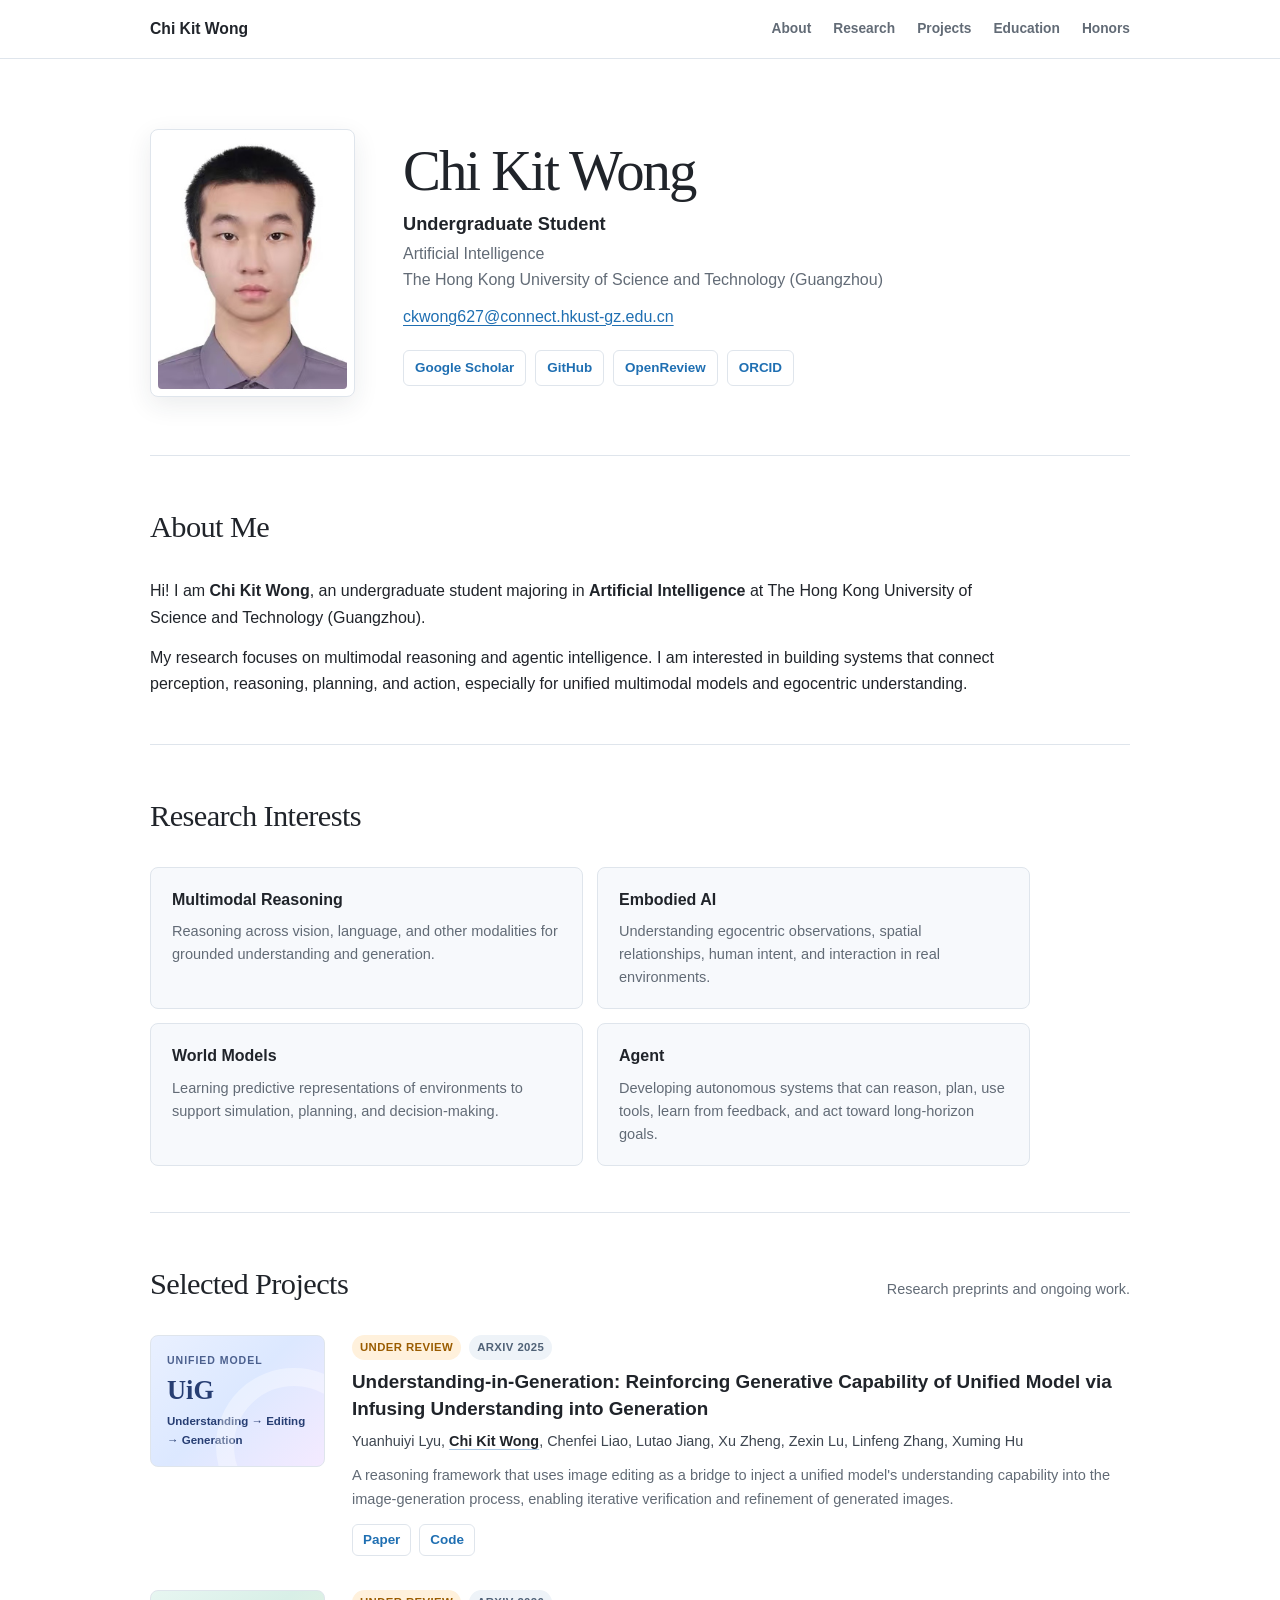
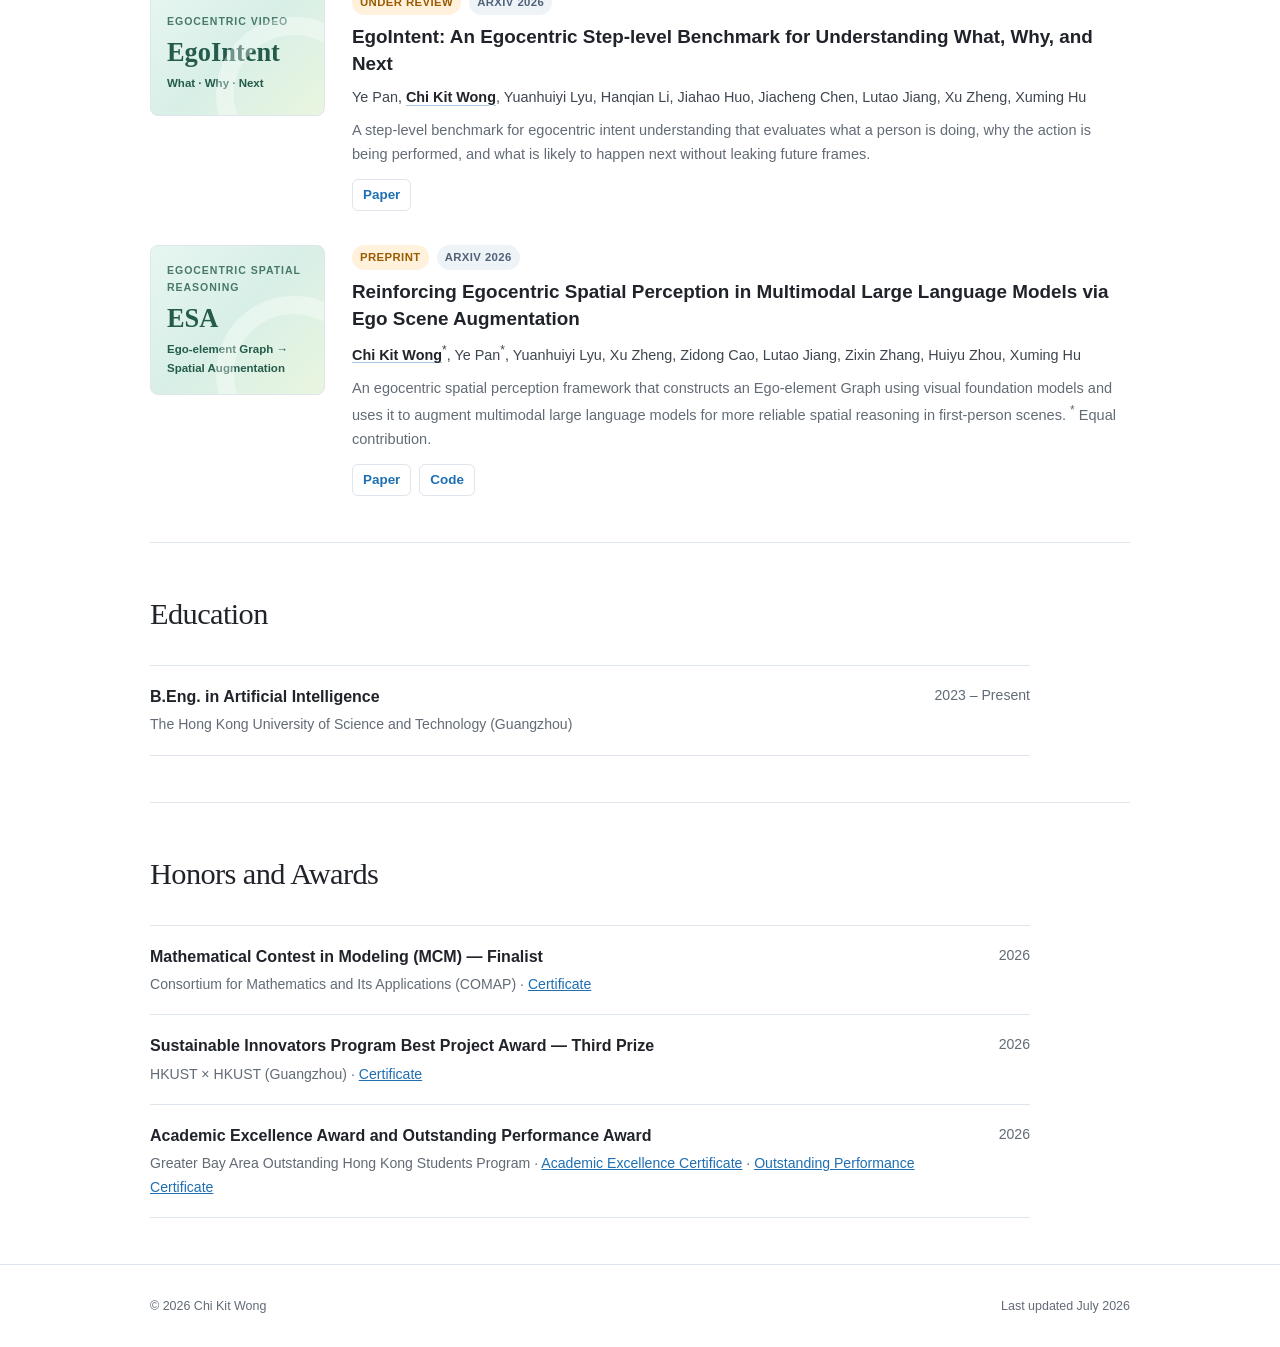
<file: index.html>
<!DOCTYPE html>
<html lang="en">
<head>
  <meta charset="UTF-8" />
  <meta name="viewport" content="width=device-width, initial-scale=1.0" />
  <meta name="description" content="Academic homepage of Chi Kit Wong (Chi-Kit Wong), an undergraduate researcher in Artificial Intelligence at HKUST (Guangzhou), working on multimodal reasoning, embodied AI, world models, and agents." />
  <meta name="author" content="Chi Kit Wong" />
  <meta name="robots" content="index, follow, max-image-preview:large" />
  <link rel="canonical" href="https://chikit-wong.github.io/" />

  <meta property="og:title" content="Chi Kit Wong | Academic Homepage" />
  <meta property="og:description" content="Academic homepage of Chi Kit Wong, an undergraduate researcher in Artificial Intelligence at HKUST (Guangzhou)." />
  <meta property="og:type" content="profile" />
  <meta property="og:url" content="https://chikit-wong.github.io/" />
  <meta property="og:site_name" content="Chi Kit Wong" />
  <meta property="og:image" content="https://chikit-wong.github.io/portrait.jpg" />
  <meta property="og:image:alt" content="Portrait of Chi Kit Wong" />

  <meta name="twitter:card" content="summary" />
  <meta name="twitter:title" content="Chi Kit Wong | Academic Homepage" />
  <meta name="twitter:description" content="Undergraduate researcher in Artificial Intelligence at HKUST (Guangzhou)." />
  <meta name="twitter:image" content="https://chikit-wong.github.io/portrait.jpg" />

  <meta name="theme-color" content="#ffffff" />
  <title>Chi Kit Wong | AI Undergraduate Researcher at HKUST(GZ)</title>

  <script type="application/ld+json">
  {
    "@context": "https://schema.org",
    "@type": "Person",
    "name": "Chi Kit Wong",
    "alternateName": ["Chi-Kit Wong", "Chi Kit WONG"],
    "url": "https://chikit-wong.github.io/",
    "image": "https://chikit-wong.github.io/portrait.jpg",
    "email": "mailto:ckwong627@connect.hkust-gz.edu.cn",
    "jobTitle": "Undergraduate Student in Artificial Intelligence",
    "affiliation": {
      "@type": "CollegeOrUniversity",
      "name": "The Hong Kong University of Science and Technology (Guangzhou)",
      "url": "https://www.hkust-gz.edu.cn/"
    },
    "sameAs": [
      "https://github.com/Chikit-WONG",
      "https://scholar.google.com/citations?user=vm7x8yEAAAAJ&hl=en",
      "https://openreview.net/profile?id=~Chi_Kit_WONG1",
      "https://orcid.org/0009-0007-6098-3239"
    ]
  }
  </script>
  <link rel="stylesheet" href="style.css" />
</head>
<body>
  <a class="skip-link" href="#main">Skip to content</a>

  <header class="site-header">
    <div class="page-width nav-inner">
      <a class="site-name" href="#top">Chi Kit Wong</a>
      <button class="menu-button" id="menu-button" type="button" aria-label="Open navigation" aria-expanded="false">Menu</button>
      <nav id="site-nav" aria-label="Primary navigation">
        <a href="#about">About</a>
        <a href="#research">Research</a>
        <a href="#projects">Projects</a>
        <a href="#education">Education</a>
        <a href="#honors">Honors</a>
      </nav>
    </div>
  </header>

  <main id="main" class="page-width">
    <section class="profile" id="top">
      <div class="profile-photo-wrap">
        <img class="profile-photo" src="portrait.jpg" alt="Portrait of Chi Kit Wong" />
      </div>
      <div class="profile-info">
        <h1>Chi Kit Wong</h1>
        <p class="role">Undergraduate Student</p>
        <p class="affiliation">Artificial Intelligence<br />The Hong Kong University of Science and Technology (Guangzhou)</p>
        <a class="email" href="mailto:ckwong627@connect.hkust-gz.edu.cn">ckwong627@connect.hkust-gz.edu.cn</a>

        <div class="profile-links" aria-label="Academic and professional profiles">
          <a href="https://scholar.google.com/citations?user=vm7x8yEAAAAJ&hl=en" target="_blank" rel="noreferrer">Google Scholar</a>
          <a href="https://github.com/Chikit-WONG" target="_blank" rel="noreferrer">GitHub</a>
          <a href="https://openreview.net/profile?id=~Chi_Kit_WONG1" target="_blank" rel="noreferrer">OpenReview</a>
          <a href="https://orcid.org/0009-0007-6098-3239" target="_blank" rel="noreferrer">ORCID</a>
        </div>
      </div>
    </section>

    <section class="content-section" id="about">
      <h2>About Me</h2>
      <div class="section-body prose">
        <p>
          Hi! I am <strong>Chi Kit Wong</strong>, an undergraduate student majoring in
          <strong>Artificial Intelligence</strong> at The Hong Kong University of Science and Technology
          (Guangzhou).
        </p>
        <p>
          My research focuses on multimodal reasoning and agentic intelligence. I am interested in
          building systems that connect perception, reasoning, planning, and action, especially for
          unified multimodal models and egocentric understanding.
        </p>
      </div>
    </section>

    <section class="content-section" id="research">
      <h2>Research Interests</h2>
      <div class="section-body interest-list">
        <article>
          <h3>Multimodal Reasoning</h3>
          <p>Reasoning across vision, language, and other modalities for grounded understanding and generation.</p>
        </article>
        <article>
          <h3>Embodied AI</h3>
          <p>Understanding egocentric observations, spatial relationships, human intent, and interaction in real environments.</p>
        </article>
        <article>
          <h3>World Models</h3>
          <p>Learning predictive representations of environments to support simulation, planning, and decision-making.</p>
        </article>
        <article>
          <h3>Agent</h3>
          <p>Developing autonomous systems that can reason, plan, use tools, learn from feedback, and act toward long-horizon goals.</p>
        </article>
      </div>
    </section>

    <section class="content-section" id="projects">
      <div class="section-title-row">
        <h2>Selected Projects</h2>
        <p>Research preprints and ongoing work.</p>
      </div>

      <div class="publication-list">
        <article class="publication">
          <div class="paper-visual paper-visual-uig" aria-hidden="true">
            <span class="paper-kicker">Unified Model</span>
            <strong>UiG</strong>
            <span>Understanding → Editing → Generation</span>
          </div>
          <div class="paper-content">
            <div class="paper-labels">
              <span class="status">Under Review</span>
              <span class="year">arXiv 2025</span>
            </div>
            <h3>
              <a href="https://arxiv.org/abs/2509.18639" target="_blank" rel="noreferrer">
                Understanding-in-Generation: Reinforcing Generative Capability of Unified Model via Infusing Understanding into Generation
              </a>
            </h3>
            <p class="authors">
              Yuanhuiyi Lyu, <strong>Chi Kit Wong</strong>, Chenfei Liao, Lutao Jiang, Xu Zheng,
              Zexin Lu, Linfeng Zhang, Xuming Hu
            </p>
            <p class="paper-summary">
              A reasoning framework that uses image editing as a bridge to inject a unified model's
              understanding capability into the image-generation process, enabling iterative verification
              and refinement of generated images.
            </p>
            <div class="paper-links">
              <a href="https://arxiv.org/abs/2509.18639" target="_blank" rel="noreferrer">Paper</a>
              <a href="https://github.com/QC-LY/UiG" target="_blank" rel="noreferrer">Code</a>
            </div>
          </div>
        </article>

        <article class="publication">
          <div class="paper-visual paper-visual-ego" aria-hidden="true">
            <span class="paper-kicker">Egocentric Video</span>
            <strong>EgoIntent</strong>
            <span>What · Why · Next</span>
          </div>
          <div class="paper-content">
            <div class="paper-labels">
              <span class="status">Under Review</span>
              <span class="year">arXiv 2026</span>
            </div>
            <h3>
              <a href="https://arxiv.org/abs/2603.12147" target="_blank" rel="noreferrer">
                EgoIntent: An Egocentric Step-level Benchmark for Understanding What, Why, and Next
              </a>
            </h3>
            <p class="authors">
              Ye Pan, <strong>Chi Kit Wong</strong>, Yuanhuiyi Lyu, Hanqian Li, Jiahao Huo,
              Jiacheng Chen, Lutao Jiang, Xu Zheng, Xuming Hu
            </p>
            <p class="paper-summary">
              A step-level benchmark for egocentric intent understanding that evaluates what a person is
              doing, why the action is being performed, and what is likely to happen next without leaking
              future frames.
            </p>
            <div class="paper-links">
              <a href="https://arxiv.org/abs/2603.12147" target="_blank" rel="noreferrer">Paper</a>
            </div>
          </div>
        </article>

        <article class="publication">
          <div class="paper-visual paper-visual-ego" aria-hidden="true">
            <span class="paper-kicker">Egocentric Spatial Reasoning</span>
            <strong>ESA</strong>
            <span>Ego-element Graph → Spatial Augmentation</span>
          </div>
          <div class="paper-content">
            <div class="paper-labels">
              <span class="status">Preprint</span>
              <span class="year">arXiv 2026</span>
            </div>
            <h3>
              <a href="https://arxiv.org/abs/2607.14497" target="_blank" rel="noreferrer">
                Reinforcing Egocentric Spatial Perception in Multimodal Large Language Models via Ego Scene Augmentation
              </a>
            </h3>
            <p class="authors">
              <strong>Chi Kit Wong</strong><sup>*</sup>, Ye Pan<sup>*</sup>, Yuanhuiyi Lyu, Xu Zheng,
              Zidong Cao, Lutao Jiang, Zixin Zhang, Huiyu Zhou, Xuming Hu
            </p>
            <p class="paper-summary">
              An egocentric spatial perception framework that constructs an Ego-element Graph using visual
              foundation models and uses it to augment multimodal large language models for more reliable
              spatial reasoning in first-person scenes. <sup>*</sup> Equal contribution.
            </p>
            <div class="paper-links">
              <a href="https://arxiv.org/abs/2607.14497" target="_blank" rel="noreferrer">Paper</a>
              <a href="https://github.com/Chikit-WONG/spatialGraph" target="_blank" rel="noreferrer">Code</a>
            </div>
          </div>
        </article>
      </div>
    </section>

    <section class="content-section" id="education">
      <h2>Education</h2>
      <div class="section-body timeline-list">
        <article class="timeline-item">
          <div>
            <h3>B.Eng. in Artificial Intelligence</h3>
            <p>The Hong Kong University of Science and Technology (Guangzhou)</p>
          </div>
          <span>2023 – Present</span>
        </article>
      </div>
    </section>

    <section class="content-section" id="honors">
      <h2>Honors and Awards</h2>
      <div class="section-body timeline-list">
        <article class="timeline-item">
          <div>
            <h3>Mathematical Contest in Modeling (MCM) — Finalist</h3>
            <p>Consortium for Mathematics and Its Applications (COMAP)</p>
          </div>
          <span>2026</span>
        </article>
        <article class="timeline-item">
          <div>
            <h3>Sustainable Innovators Program Best Project Award — Third Prize</h3>
            <p>HKUST × HKUST (Guangzhou)</p>
          </div>
          <span>2026</span>
        </article>
        <article class="timeline-item">
          <div>
            <h3>Academic Excellence Award and Outstanding Performance Award</h3>
            <p>Greater Bay Area Outstanding Hong Kong Students Program</p>
          </div>
          <span>2026</span>
        </article>
      </div>
    </section>
  </main>

  <footer>
    <div class="page-width footer-inner">
      <p>© <span id="year"></span> Chi Kit Wong</p>
      <p>Last updated July 2026</p>
    </div>
  </footer>

  <script src="script.js"></script>
</body>
</html>
</file>
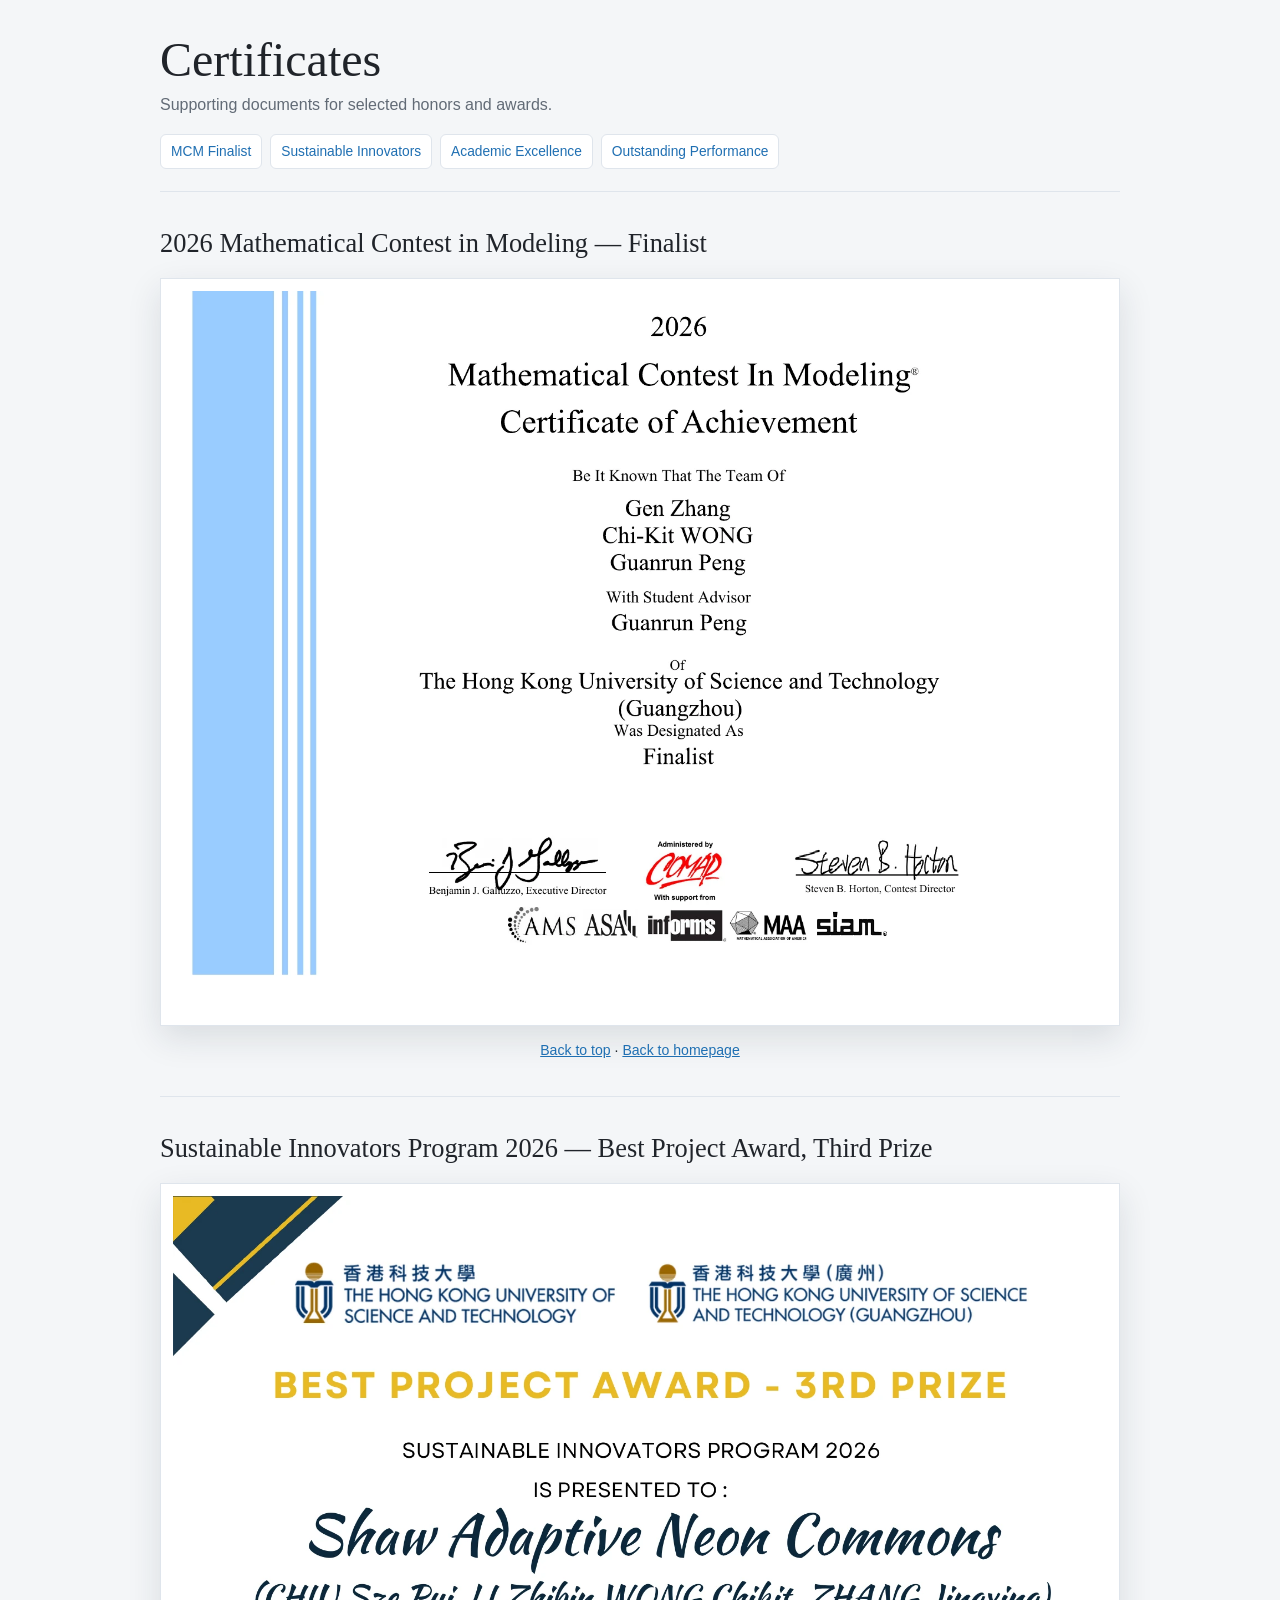
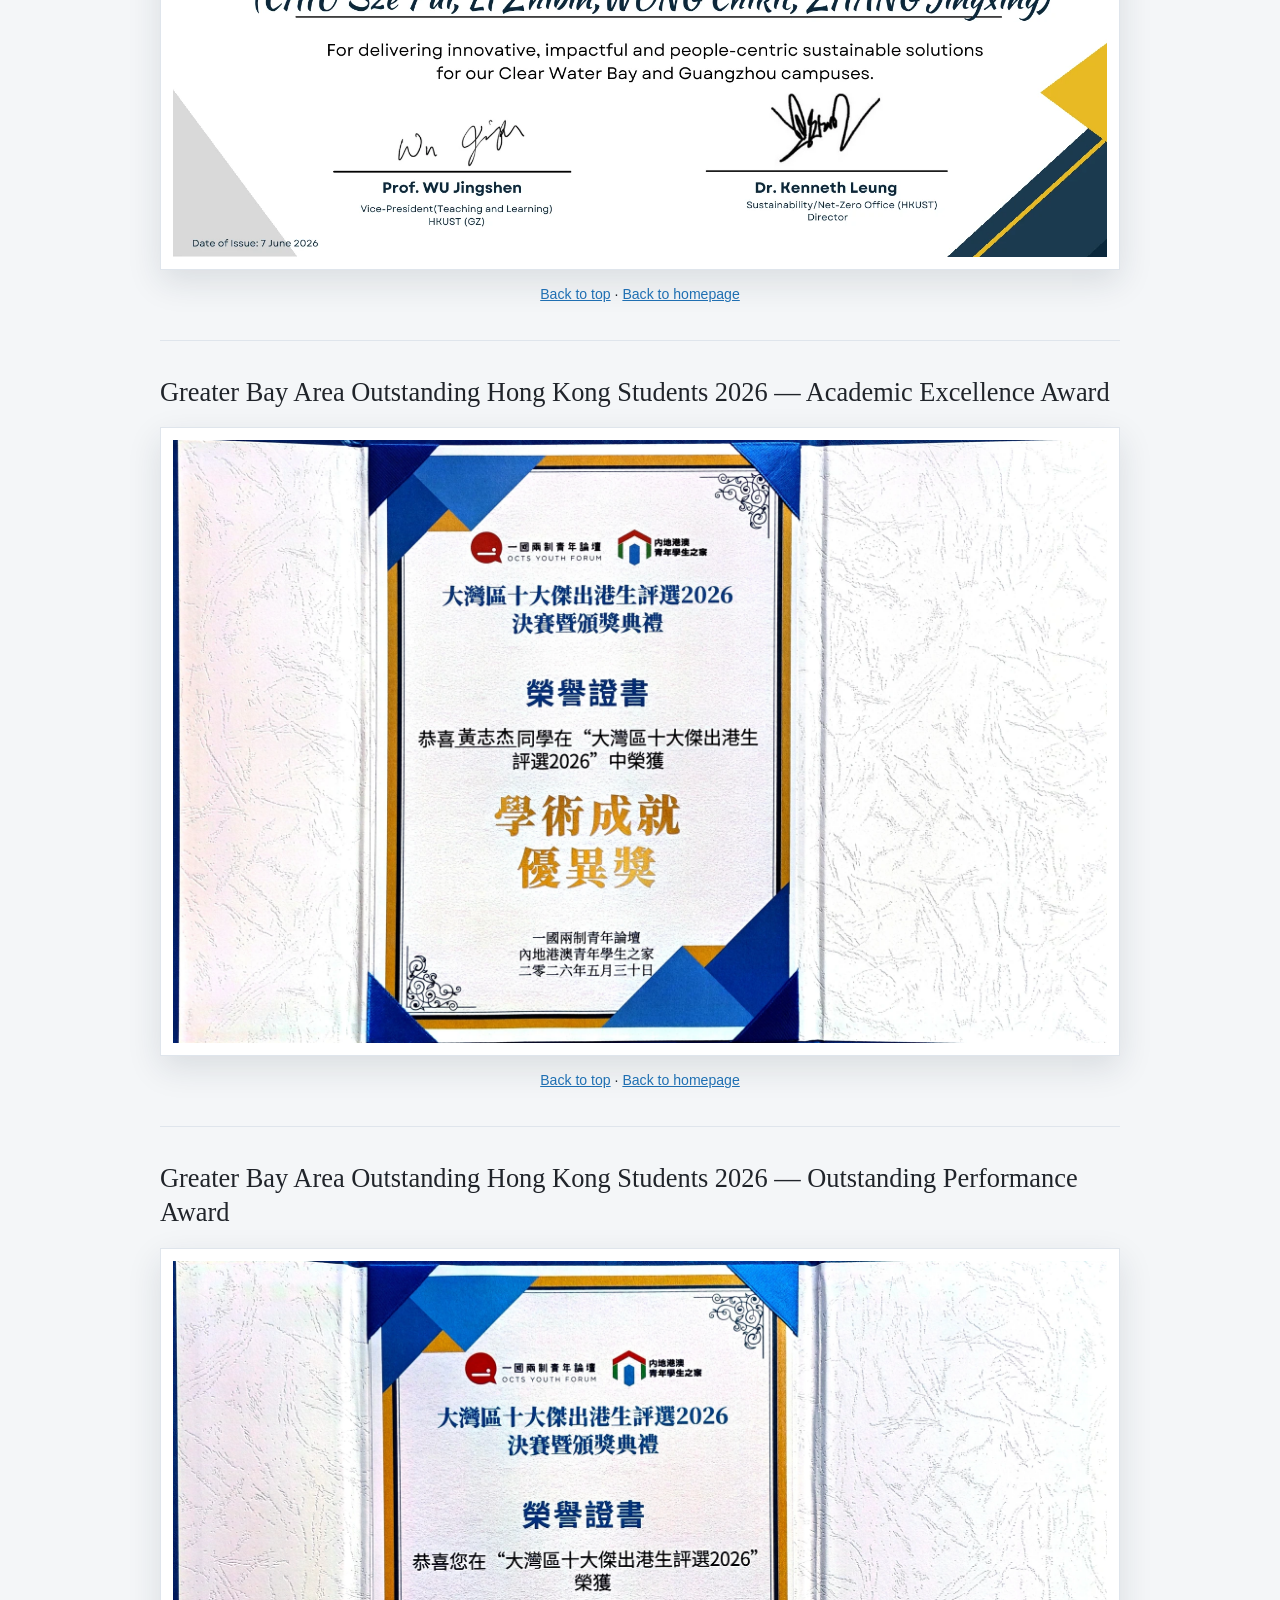
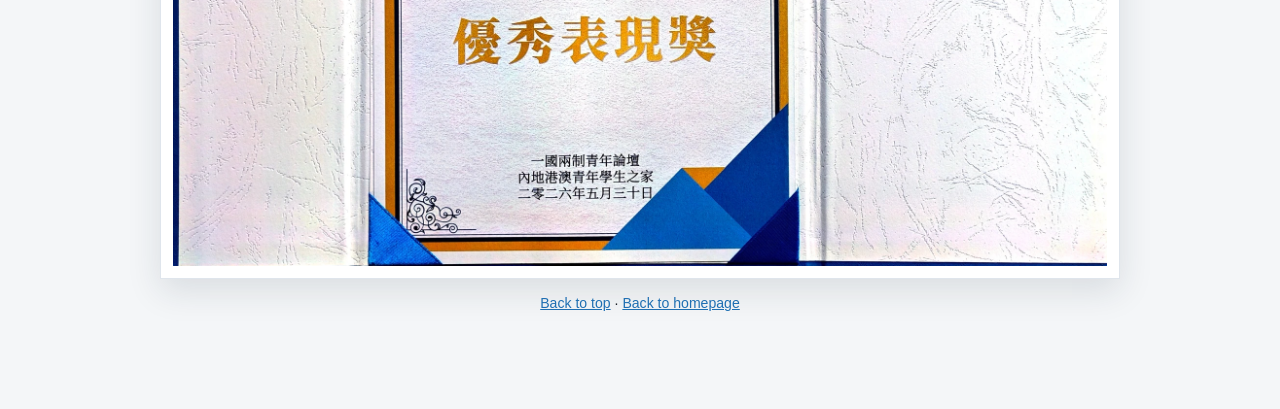
<file: certificates.html>
<!DOCTYPE html>
<html lang="en">
<head>
  <meta charset="UTF-8" />
  <meta name="viewport" content="width=device-width, initial-scale=1.0" />
  <meta name="robots" content="noindex, follow" />
  <title>Certificates | Chi Kit Wong</title>
  <style>
    * { box-sizing: border-box; }
    html { scroll-behavior: smooth; }
    body { margin: 0; background: #f4f6f8; color: #20242a; font: 16px/1.55 -apple-system, BlinkMacSystemFont, "Segoe UI", Roboto, Arial, sans-serif; }
    main { width: min(calc(100% - 28px), 960px); margin: 0 auto; padding: 34px 0 60px; }
    header { padding-bottom: 22px; }
    h1 { margin: 0 0 6px; font: 500 clamp(2rem, 5vw, 3rem)/1.1 Georgia, "Times New Roman", serif; }
    header p { margin: 0; color: #626b76; }
    a { color: #1f6fb2; }
    nav { display: flex; flex-wrap: wrap; gap: 8px; margin-top: 16px; }
    nav a { padding: 6px 10px; border: 1px solid #dfe5ec; border-radius: 6px; background: white; text-decoration: none; font-size: .86rem; }
    section { padding: 34px 0; border-top: 1px solid #dfe5ec; scroll-margin-top: 18px; }
    h2 { margin: 0 0 18px; font: 500 clamp(1.2rem, 3vw, 1.65rem)/1.3 Georgia, "Times New Roman", serif; }
    .certificate-frame { min-height: 180px; display: grid; place-items: center; padding: 12px; border: 1px solid #dfe5ec; background: white; box-shadow: 0 12px 32px rgba(25, 40, 55, .12); }
    .certificate-frame img { display: block; width: auto; max-width: 100%; height: auto; max-height: 86vh; margin: auto; }
    section > p { margin: 14px 0 0; text-align: center; font-size: .88rem; }
  </style>
</head>
<body>
  <main id="top">
    <header>
      <h1>Certificates</h1>
      <p>Supporting documents for selected honors and awards.</p>
      <nav aria-label="Certificate navigation">
        <a href="#mcm-finalist-2026">MCM Finalist</a>
        <a href="#sustainable-innovators-third-prize-2026">Sustainable Innovators</a>
        <a href="#academic-excellence-award-2026">Academic Excellence</a>
        <a href="#outstanding-performance-award-2026">Outstanding Performance</a>
      </nav>
    </header>

    <section id="mcm-finalist-2026">
      <h2>2026 Mathematical Contest in Modeling — Finalist</h2>
      <div class="certificate-frame">
        <img src="assets/certificates/mcm-finalist-2026.webp" alt="2026 Mathematical Contest in Modeling Finalist certificate" width="1584" height="1224" decoding="async" />
      </div>
      <p><a href="#top">Back to top</a> · <a href="./#honors">Back to homepage</a></p>
    </section>

    <section id="sustainable-innovators-third-prize-2026">
      <h2>Sustainable Innovators Program 2026 — Best Project Award, Third Prize</h2>
      <div class="certificate-frame">
        <img src="assets/certificates/sustainable-innovators-third-prize-2026.webp" alt="Sustainable Innovators Program 2026 Best Project Award Third Prize certificate" width="1685" height="1192" loading="lazy" decoding="async" />
      </div>
      <p><a href="#top">Back to top</a> · <a href="./#honors">Back to homepage</a></p>
    </section>

    <section id="academic-excellence-award-2026">
      <h2>Greater Bay Area Outstanding Hong Kong Students 2026 — Academic Excellence Award</h2>
      <div class="certificate-frame">
        <img src="assets/certificates/academic-excellence-award-2026.webp" alt="Academic Excellence Award certificate" width="1920" height="1240" loading="lazy" decoding="async" />
      </div>
      <p><a href="#top">Back to top</a> · <a href="./#honors">Back to homepage</a></p>
    </section>

    <section id="outstanding-performance-award-2026">
      <h2>Greater Bay Area Outstanding Hong Kong Students 2026 — Outstanding Performance Award</h2>
      <div class="certificate-frame">
        <img src="assets/certificates/outstanding-performance-award-2026.webp" alt="Outstanding Performance Award certificate" width="1920" height="1245" loading="lazy" decoding="async" />
      </div>
      <p><a href="#top">Back to top</a> · <a href="./#honors">Back to homepage</a></p>
    </section>
  </main>
</body>
</html>
</file>
<file: style.css>
:root {
  --background: #ffffff;
  --surface: #f7f9fc;
  --surface-strong: #eef3f8;
  --text: #20242a;
  --muted: #626b76;
  --border: #dfe5ec;
  --link: #1f6fb2;
  --link-dark: #15598f;
  --status-bg: #fff1dc;
  --status-text: #9a5c00;
  --max-width: 980px;
}

* { box-sizing: border-box; }
html { scroll-behavior: smooth; }
body {
  margin: 0;
  background: var(--background);
  color: var(--text);
  font-family: -apple-system, BlinkMacSystemFont, "Segoe UI", Roboto, Helvetica, Arial, sans-serif;
  font-size: 16px;
  line-height: 1.65;
}

a { color: var(--link); }
a:hover { color: var(--link-dark); }
img { display: block; max-width: 100%; }
button { font: inherit; }

.skip-link {
  position: fixed;
  top: -80px;
  left: 20px;
  z-index: 1000;
  padding: 9px 13px;
  border-radius: 6px;
  background: var(--text);
  color: white;
}
.skip-link:focus { top: 16px; }

.page-width {
  width: min(calc(100% - 40px), var(--max-width));
  margin: 0 auto;
}

.site-header {
  position: sticky;
  top: 0;
  z-index: 100;
  border-bottom: 1px solid var(--border);
  background: rgba(255, 255, 255, 0.94);
  backdrop-filter: blur(12px);
}
.nav-inner {
  min-height: 58px;
  display: flex;
  align-items: center;
  gap: 28px;
}
.site-name {
  color: var(--text);
  font-size: 0.98rem;
  font-weight: 700;
  text-decoration: none;
}
nav {
  margin-left: auto;
  display: flex;
  align-items: center;
  gap: 22px;
}
nav a {
  color: var(--muted);
  font-size: 0.86rem;
  font-weight: 600;
  text-decoration: none;
}
nav a:hover { color: var(--link); }
.menu-button {
  display: none;
  margin-left: auto;
  border: 1px solid var(--border);
  border-radius: 7px;
  background: white;
  color: var(--text);
  padding: 6px 10px;
  cursor: pointer;
}

.profile {
  padding: 70px 0 58px;
  display: grid;
  grid-template-columns: 205px minmax(0, 1fr);
  gap: 48px;
  align-items: center;
}
.profile-photo-wrap {
  width: 205px;
  padding: 7px;
  border: 1px solid var(--border);
  border-radius: 8px;
  background: white;
  box-shadow: 0 8px 26px rgba(30, 45, 60, 0.09);
}
.profile-photo {
  width: 100%;
  aspect-ratio: 3 / 4;
  object-fit: cover;
  object-position: center 22%;
  border-radius: 4px;
}
h1 {
  margin: 0 0 8px;
  font-family: Georgia, "Times New Roman", serif;
  font-size: clamp(2.5rem, 6vw, 3.55rem);
  font-weight: 500;
  line-height: 1.08;
  letter-spacing: -0.035em;
}
.role {
  margin: 0 0 2px;
  font-size: 1.14rem;
  font-weight: 650;
}
.affiliation {
  margin: 0 0 10px;
  color: var(--muted);
}
.email {
  display: inline-block;
  margin-bottom: 20px;
  text-underline-offset: 3px;
}
.profile-links {
  display: flex;
  flex-wrap: wrap;
  gap: 9px;
}
.profile-links a,
.paper-links a {
  display: inline-flex;
  align-items: center;
  min-height: 34px;
  padding: 6px 11px;
  border: 1px solid var(--border);
  border-radius: 6px;
  background: white;
  color: var(--link);
  font-size: 0.84rem;
  font-weight: 650;
  text-decoration: none;
  transition: border-color 0.15s ease, background 0.15s ease;
}
.profile-links a:hover,
.paper-links a:hover {
  border-color: #aabed1;
  background: var(--surface);
}

.content-section {
  padding: 46px 0;
  border-top: 1px solid var(--border);
  scroll-margin-top: 70px;
}
.content-section h2 {
  margin: 0 0 26px;
  font-family: Georgia, "Times New Roman", serif;
  font-size: 1.9rem;
  font-weight: 500;
  letter-spacing: -0.02em;
}
.section-title-row {
  display: flex;
  align-items: baseline;
  justify-content: space-between;
  gap: 24px;
  margin-bottom: 26px;
}
.section-title-row h2 { margin-bottom: 0; }
.section-title-row > p { margin: 0; color: var(--muted); font-size: 0.9rem; }
.section-body { max-width: 880px; }
.prose p { margin: 0 0 14px; }
.prose p:last-child { margin-bottom: 0; }

.interest-list {
  display: grid;
  grid-template-columns: repeat(2, minmax(0, 1fr));
  gap: 14px;
}
.interest-list article {
  padding: 19px 21px;
  border: 1px solid var(--border);
  border-radius: 8px;
  background: var(--surface);
}
.interest-list h3 {
  margin: 0 0 7px;
  font-size: 1rem;
}
.interest-list p {
  margin: 0;
  color: var(--muted);
  font-size: 0.91rem;
  line-height: 1.58;
}

.publication-list { display: grid; gap: 34px; }
.publication {
  display: grid;
  grid-template-columns: 175px minmax(0, 1fr);
  gap: 27px;
  align-items: start;
}
.paper-visual {
  min-height: 126px;
  padding: 16px;
  border: 1px solid var(--border);
  border-radius: 8px;
  display: flex;
  flex-direction: column;
  justify-content: center;
  overflow: hidden;
  position: relative;
}
.paper-visual::after {
  content: "";
  position: absolute;
  width: 120px;
  height: 120px;
  right: -48px;
  bottom: -58px;
  border-radius: 50%;
  border: 18px solid rgba(255, 255, 255, 0.35);
}
.paper-visual-uig {
  background: linear-gradient(135deg, #e9f0ff, #dce8ff 48%, #f4eaff);
  color: #273e73;
}
.paper-visual-ego {
  background: linear-gradient(135deg, #e7f6f1, #d8efe7 48%, #e9f5df);
  color: #245b4b;
}
.paper-visual strong {
  font-family: Georgia, "Times New Roman", serif;
  font-size: 1.65rem;
  line-height: 1.1;
}
.paper-kicker {
  margin-bottom: 7px;
  font-size: 0.66rem;
  font-weight: 750;
  letter-spacing: 0.09em;
  text-transform: uppercase;
  opacity: 0.8;
}
.paper-visual > span:last-child {
  margin-top: 7px;
  font-size: 0.72rem;
  font-weight: 600;
}
.paper-labels {
  display: flex;
  flex-wrap: wrap;
  gap: 8px;
  margin-bottom: 9px;
}
.status,
.year {
  display: inline-flex;
  align-items: center;
  min-height: 25px;
  padding: 3px 8px;
  border-radius: 999px;
  font-size: 0.71rem;
  font-weight: 750;
  letter-spacing: 0.035em;
  text-transform: uppercase;
}
.status { background: var(--status-bg); color: var(--status-text); }
.year { background: var(--surface-strong); color: #506277; }
.paper-content h3 {
  margin: 0 0 8px;
  font-size: 1.18rem;
  line-height: 1.42;
}
.paper-content h3 a {
  color: var(--text);
  text-decoration: none;
}
.paper-content h3 a:hover { color: var(--link); }
.authors {
  margin: 0 0 10px;
  color: #3e4650;
  font-size: 0.9rem;
  line-height: 1.55;
}
.authors strong { color: var(--text); text-decoration: underline; text-decoration-color: #a9c8e5; text-underline-offset: 3px; }
.paper-summary {
  margin: 0 0 13px;
  color: var(--muted);
  font-size: 0.91rem;
}
.paper-links { display: flex; gap: 8px; }
.paper-links a { min-height: 31px; padding: 4px 10px; }

.timeline-list { border-top: 1px solid var(--border); }
.timeline-item {
  padding: 18px 0;
  display: flex;
  justify-content: space-between;
  gap: 24px;
  border-bottom: 1px solid var(--border);
}
.timeline-item h3 {
  margin: 0 0 3px;
  font-size: 1rem;
}
.timeline-item p,
.timeline-item > span {
  margin: 0;
  color: var(--muted);
  font-size: 0.88rem;
}
.timeline-item > span { white-space: nowrap; }

footer { border-top: 1px solid var(--border); }
.footer-inner {
  min-height: 82px;
  display: flex;
  align-items: center;
  justify-content: space-between;
  gap: 20px;
  color: var(--muted);
  font-size: 0.78rem;
}
.footer-inner p { margin: 0; }

@media (max-width: 720px) {
  .page-width { width: min(calc(100% - 28px), var(--max-width)); }
  .menu-button { display: block; }
  nav {
    display: none;
    position: absolute;
    top: 58px;
    left: 14px;
    right: 14px;
    padding: 11px;
    border: 1px solid var(--border);
    border-radius: 8px;
    background: white;
    box-shadow: 0 10px 30px rgba(30, 45, 60, 0.12);
    flex-direction: column;
    align-items: stretch;
    gap: 2px;
  }
  nav.open { display: flex; }
  nav a { padding: 8px 9px; }
  .profile {
    padding-top: 42px;
    grid-template-columns: 145px minmax(0, 1fr);
    gap: 24px;
  }
  .profile-photo-wrap { width: 145px; }
  .profile-info h1 { font-size: 2.5rem; }
  .publication { grid-template-columns: 1fr; gap: 17px; }
  .paper-visual { min-height: 112px; }
}

@media (max-width: 520px) {
  .profile { grid-template-columns: 1fr; align-items: start; }
  .profile-photo-wrap { width: 170px; }
  .interest-list { grid-template-columns: 1fr; }
  .section-title-row { align-items: flex-start; flex-direction: column; gap: 5px; }
  .timeline-item { flex-direction: column; gap: 7px; }
  .footer-inner { align-items: flex-start; justify-content: center; flex-direction: column; gap: 4px; }
}
</file>
